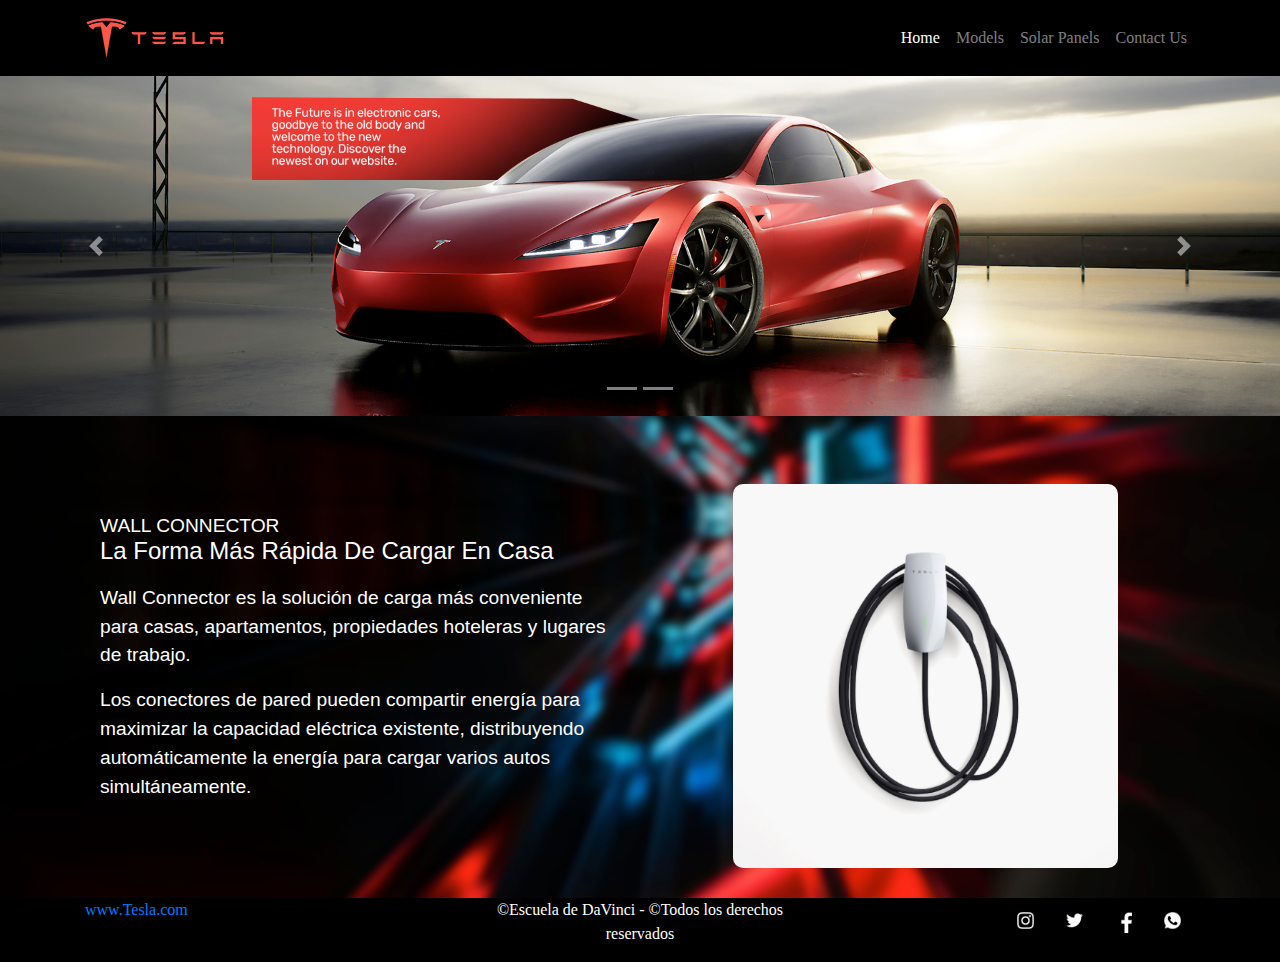
<file: index.html>
<!DOCTYPE html>
<html lang="es">

<head>
    <meta charset="UTF-8" />
    <meta http-equiv="X-UA-Compatible" content="IE=edge" />
    <meta name="viewport" content="width=device-width, initial-scale=1, shrink-to-fit=no" />
    <link rel="stylesheet" href="style/style.css" />
    <link rel="preconnect" href="https://fonts.gstatic.com">
    <link rel="stylesheet" href="https://fonts.googleapis.com/css2?family=Rubik:wght@300;400;500&display=swap">
    <!-- Bootstrap CSS -->
    <link rel="stylesheet" href="lib/bootstrap/css/bootstrap.min.css" />
    <title>Tesla</title>
</head>

<body>
    <!-- HTML -->
    <header>
        <nav class="navbar navbar-expand-lg navbar-dark dark">
            <div class="container">
                <a class="navbar-brand" href="">
                    <img src="img/logo.png" alt="Imagen de Prueba" width="140" height="50" class="" />
                </a>
                <button class="navbar-toggler" type="button" data-toggle="collapse" data-target="#navbarText" aria-controls="navbarText" aria-expanded="false" aria-label="Toggle navigation">
                    <span class="navbar-toggler-icon"></span>
                </button>
                <div class="collapse navbar-collapse" id="navbarText">
                    <ul class="navbar-nav ml-auto">
                        <li class="nav-item">
                            <a class="nav-link active dark text-center" href="index.html">Home</a>
                        </li>
                        <li class="nav-item">
                            <a class="nav-link dark text-center" href="html/models.html">Models</a>
                        </li>
                        <li class="nav-item">
                            <a class="nav-link dark text-center" href="html/solarpanels.html">Solar Panels</a>
                        </li>
                        <li class="nav-item">
                            <a class="nav-link dark text-center" href="html/contactus.html">Contact Us</a>
                        </li>
                    </ul>
                </div>
            </div>
        </nav>
    </header>
    <main>
        <div class="mb-auto">
            <!-- Banners -->
            <div class="carousel slide " id="principal-carousel" data-ride="carousel">
                <!-- Indicadores -->
                <ol class="carousel-indicators">
                    <li data-target="#principal-carousel" data-slide-to="0"></li>
                    <li data-target="#principal-carousel" data-slide-to="1"></li>
                </ol>
                <!-- Slides -->
                <div class="carousel-inner top">
                    <div class="carousel-item active">
                        <img src="img/banner1.png" alt="Banner 1" width="1920" height="510" class="d-block img-fluid" />
                    </div>
                    <div class="carousel-item">
                        <img src="img/banner2.png" alt="Banner 2" width="1920" height="510" class="d-block img-fluid" />
                    </div>
                </div>
                <!-- Controles -->
                <a href="#principal-carousel" class="carousel-control-prev" data-slide="prev">
                    <span class="carousel-control-prev-icon" aria-hidden="true"></span>
                    <span class="sr-only">Anterior</span>
                </a>
                <a href="#principal-carousel" class="carousel-control-next" data-slide="next">
                    <span class="carousel-control-next-icon" aria-hidden="true"></span>
                    <span class="sr-only">Siguiente</span>
                </a>
            </div>
        </div>
        <!--Abajo-->
        <div class="container">
            <div class="row pt-3 pt-sm-3 pt-md-4 pt-lg-5">
                <div class="col-12 col-sm-12 col-md-12 col-lg-6">
                    <h1 class="sub-home">Wall Connector</h1>
                    <h2 class="tit-home">La forma más rápida de cargar en casa</h2>
                    <p class="col-12">
                        <span class="texto-home">Wall Connector es la solución de carga más conveniente para casas, apartamentos, propiedades hoteleras y lugares de trabajo.</span>
                    </p>
                    <p class="col-12">
                        <span class="texto-home">Los conectores de pared pueden compartir energía para maximizar la capacidad eléctrica existente, distribuyendo automáticamente la energía para cargar varios autos simultáneamente.</span>
                    </p>
                </div>
                <div class="col-sm-12 col-md-12 col-lg-6 text-center">
                    <img src="img/cargador.png" alt="cargador-auto" width="538" height="536" class="img-fluid img-home">
                </div>
            </div>
        </div>
    </main>
    <footer class="container-fluid dark text-white">
        <div class="container">
            <div class="row">
                <div class="col-lg-4 col-md-12 col-sm-12" id="tesla-footer">
                    <a href="https://www.Tesla.com" target="_blank" class="">www.Tesla.com</a>
                </div>
                <div class="col-lg-4 col-md-12 col-sm-12">
                    <p class="text-center">&copy;Escuela de DaVinci - &copy;Todos los derechos reservados</p>
                </div>
                <div class="col-lg-4 col-md-12 col-sm-12" id="iconos-footer">
                    <a target="_blank" href="https://www.Instagram.com"><img src="img/instagram.png" alt="Instagram" width="125" height="125" class="iconos"></a>
                    <a target="_blank" href="https://www.Twitter.com"><img src="img/twitter.png" alt="Twitter" width="125" height="125" class="iconos"></a>
                    <a target="_blank" href="https://www.Facebook.com"><img src="img/facebook.png" alt="Facebook" width="125" height="125" class="iconos"></a>
                    <a target="_blank" href="https://www.WhatsApp.com"><img src="img/whatsapp.png" alt="WhatsApp" width="125" height="125" class="iconos"></a>
                </div>
            </div>
        </div>
    </footer>
    <!-- JavaScript -->
    <script src="lib/jquery/jquery-3.3.1.min.js"></script>
    <script src="lib/popper/popper.min.js"></script>
    <script src="lib/bootstrap/js/bootstrap.min.js"></script>
</body>

</html>
</file>
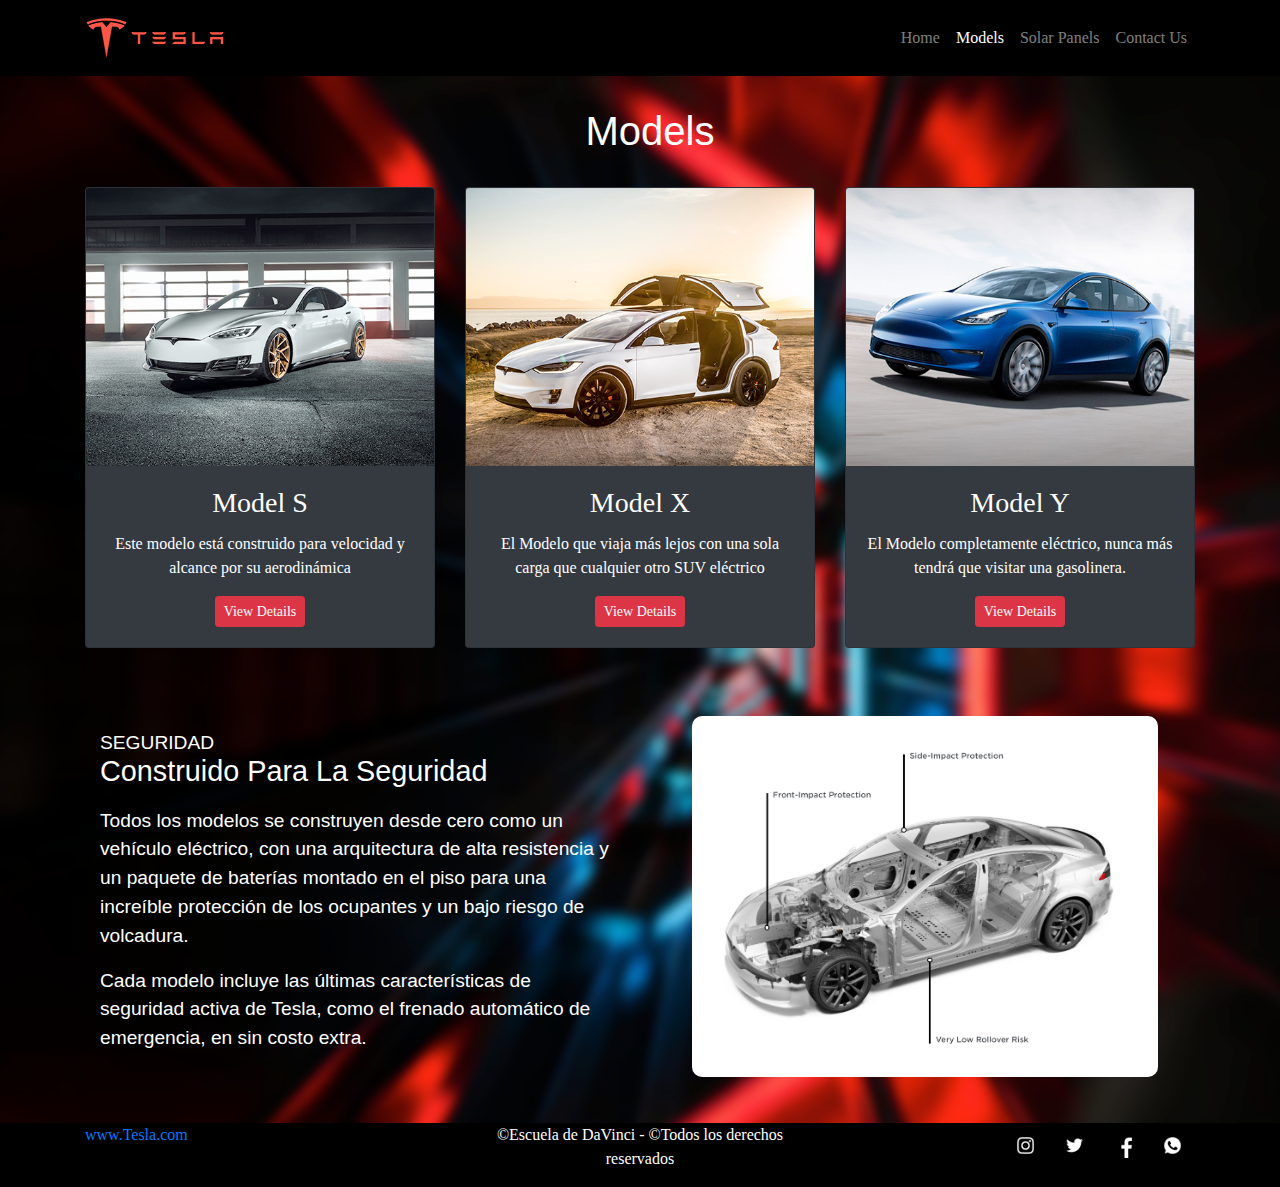
<file: html/models.html>
<!DOCTYPE html>
<html lang="es">
<head>
    <meta charset="UTF-8" />
    <meta http-equiv="X-UA-Compatible" content="IE=edge" />
    <meta name="viewport" content="width=device-width, initial-scale=1, shrink-to-fit=no"/>
    <link rel="stylesheet" href="../style/style.css" />
    <!-- Bootstrap CSS -->
    <link rel="stylesheet" href="../lib/bootstrap/css/bootstrap.min.css"/>
    <title>Tesla</title>
</head>
<body>
    <!-- HTML -->
    <header>
        <nav class="navbar navbar-expand-lg navbar-dark dark">
            <div class="container">
                <a class="navbar-brand" href="../index.html">
                    <img src="../img/logo.png" alt="logo" width="140" height="40" class="img-fluid"/>
                </a>
                <button class="navbar-toggler" type="button" data-toggle="collapse" data-target="#navbarText" aria-controls="navbarText" aria-expanded="false" aria-label="Toggle navigation" >
                    <span class="navbar-toggler-icon"></span>
                </button>
                <div class="collapse navbar-collapse" id="navbarText">
                    <ul class="navbar-nav ml-auto">
                        <li class="nav-item">
                        <a class="nav-link dark text-center" href="../index.html">Home</a>
                        </li>
                        <li class="nav-item">
                        <a class="nav-link active dark text-center" href="models.html">Models</a>
                        </li>
                        <li class="nav-item">
                        <a class="nav-link dark text-center" href="solarpanels.html">Solar Panels</a>
                        </li>
                        <li class="nav-item">
                        <a class="nav-link dark text-center" href="contactus.html">Contact Us</a>
                        </li>
                    </ul>
                </div>
            </div>
        </nav>
    </header>
    <main>
        <!--Arriba-->
        <div class="container">
            <h1 class="text-center pt-3" id="titulo">Models</h1>
            <!--Modelos de Autos-->
            <div class="row pb-4 pt-4">
                    <!--Venta Modal 1-->
                    <div class="modal fade" id="primer-modal">
                        <div class="modal-dialog modal-lg modal-dialog-centered text-white">
                            <div class="modal-content">
                                <!-- Modal Header -->
                                <div class="modal-header bg-dark text-center">
                                    <div class="container">
                                        <h4 class="modal-title">Model S</h4>
                                    </div>
                                </div>
                                <!-- Modal body -->
                                <div class="modal-body bg-dark">
                                    <div class="container">
                                        <div class="row">
                                            <div class="col-sm-12 col-md-12 col-lg-6">
                                                <h1 class="modal-sub">Exterior</h1>
                                                <h2 class="modal-tit">Diseñado para la Eficiencia</h2>
                                                <p class="modal-tex">Es un auto de lujo con el coeficiente de arrastre más bajo de la Tierra y una eficiencia inigualable, estos elementos te ayudan a bajar por las rectas o tomar las curvas más rápido que nunca.</p>  
                                            </div>
                                            <div class="col-sm-12 col-md-12 col-lg-6 modal-img">
                                                <img src="../img/models1.png" alt="imagen-modelos-1" width="400" height="250" class="img-fluid">
                                            </div>
                                            <div class="col-sm-12 col-md-12 col-lg-6">
                                                <h1 class="modal-sub">Guardabosque</h1>
                                                <h2 class="modal-tit">Viajar sin Rumbo</h2>
                                                <p class="modal-tex">Con el rango más largo y la aceleración más rápida de cualquier vehículo eléctrico en producción, el Model S es el sedán de mayor rendimiento jamás construido, son capaces de realizar recorridos consistentes de 1/4 de milla consecutivos.</p>
                                            </div>
                                            <div class="col-sm-12 col-md-12 col-lg-6 modal-img">
                                                <img src="../img/models2.png" alt="imagen-modelos-2" width="400" height="250" class="img-fluid">
                                            </div>
                                        </div>
                                    </div>
                                </div>
                                <!-- Modal footer -->
                                <div class="modal-footer badge-dark">
                                <button type="button" class="btn btn-danger" data-dismiss="modal">Close</button>
                                </div>
                            </div>
                        </div>
                    </div>
                    <!--Venta Modal 2-->
                    <div class="modal fade" id="segunda-modal">
                        <div class="modal-dialog modal-lg modal-dialog-centered text-white">
                            <div class="modal-content">
                                <!-- Modal Header -->
                                <div class="modal-header bg-dark text-center">
                                    <div class="container">
                                        <h4 class="modal-title">Model X</h4>
                                    </div>
                                </div>
                                <!-- Modal body -->
                                <div class="modal-body bg-dark">
                                    <div class="container">
                                        <div class="row">
                                            <div class="col-sm-12 col-md-12 col-lg-6">
                                                <h1 class="modal-sub">Utilidad</h1>
                                                <h2 class="modal-tit">Mayor Capacidad</h2>
                                                <p class="modal-tex">Con el mayor espacio de almacenamiento y capacidad de remolque de cualquier SUV eléctrico, y asientos para hasta siete adultos. Las puertas Falcon Wing permiten una carga más fácil y un enganche de remolque que permite llevar su equipo.</p>  
                                            </div>
                                            <div class="col-sm-12 col-md-12 col-lg-6 modal-img">
                                                <img src="../img/modelx1.png" alt="imagen-modelosx-1" width="400" height="250" class="img-fluid">
                                            </div>
                                            <div class="col-sm-12 col-md-12 col-lg-6">
                                                <h1 class="modal-sub">Juegos</h1>
                                                <h2 class="modal-tit">Mantenete conectado</h2>
                                                <p class="modal-tex">La pantalle que posee permite juegos en el automóvil. La compatibilidad con el mando inalámbrico te permite jugar desde cualquier asiento. Ademas permite la carga de múltiples dispositivos Bluetooth, inalámbrica y USB-C para cada pasajero</p>
                                            </div>
                                            <div class="col-sm-12 col-md-12 col-lg-6 modal-img">
                                                <img src="../img/modelx2.png" alt="imagen-modelosx-2" width="400" height="250" class="img-fluid">
                                            </div>
                                        </div>
                                    </div>
                                </div>
                                <!-- Modal footer -->
                                <div class="modal-footer bg-dark">
                                <button type="button" class="btn btn-danger" data-dismiss="modal">Close</button>
                                </div>
                            </div>
                        </div>
                    </div>
                    <!--Venta Modal 3-->
                    <div class="modal fade" id="tercera-modal">
                        <div class="modal-dialog modal-lg modal-dialog-centered text-white">
                            <div class="modal-content">
                                <!-- Modal Header -->
                                <div class="modal-header bg-dark text-center">
                                    <div class="container">
                                        <h4 class="modal-title">Model Y</h4>
                                    </div>
                                </div>
                                <!-- Modal body -->
                                <div class="modal-body bg-dark">
                                    <div class="container">
                                        <div class="row">
                                            <div class="col-sm-12 col-md-12 col-lg-6">
                                                <h1 class="modal-sub">Exterior</h1>
                                                <h2 class="modal-tit">Motor Doble</h2>
                                                <p class="modal-tex">La tracción en las cuatro ruedas tiene dos motores eléctricos independientes de gran capacidad de respuesta que controlan digitalmente la torsión en las ruedas delanteras y traseras, para un mejor manejo, tracción y control de estabilidad.</p>  
                                            </div>
                                            <div class="col-sm-12 col-md-12 col-lg-6 modal-img">
                                                <img src="../img/modely1.png" alt="imagen-modeloy-1" width="400" height="250" class="img-fluid">
                                            </div>
                                            <div class="col-sm-12 col-md-12 col-lg-6">
                                                <h1 class="modal-sub">Interior</h1>
                                                <h2 class="modal-tit">Construido para el conductor</h2>
                                                <p class="modal-tex">El interior del Model Y es simple y limpio, con una pantalla táctil de 15 pulgadas, un sistema de sonido envolvente y un techo expansivo de vidrio que crea un espacio adicional para la cabeza y brinda una vista perfecta del cielo.</p>
                                            </div>
                                            <div class="col-sm-12 col-md-12 col-lg-6 modal-img">
                                                <img src="../img/modely2.png" alt="imagen-modelosy-2" width="400" height="250" class="img-fluid">
                                            </div>
                                        </div>
                                    </div>
                                </div>
                                <!-- Modal footer -->
                                <div class="modal-footer badge-dark">
                                <button type="button" class="btn btn-danger" data-dismiss="modal">Close</button>
                                </div>
                            </div>
                        </div>
                    </div>
                <!--Modelo S-->
                <div class="col-12 col-sm-6 col-lg-4 mb-4">
                    <div class="card text-center bg-dark">
                        <img src="../img/models.jpg" alt="imagen-modelo-s" width="400" height="500" class="card-img-top img-fluid">
                        <div class="card-body text-white">
                            <h3 class="card-title"> Model S</h3>
                            <p class="card-text">Este modelo está construido para velocidad y alcance por su aerodinámica</p>
                            <a href="#primer-modal" class="btn btn-sm btn-danger" data-toggle="modal" data-target="#primer-modal">View Details</a>
                        </div>
                    </div>
                </div>
                <!--Modelo X-->
                <div class="col-12 col-sm-6 col-lg-4 mb-4">
                    <div class="card text-center bg-dark">
                        <img src="../img/modelx.png" alt="imagen-modelo-x" width="500" height="400" class="card-img-top img-fluid">
                        <div class="card-body text-white">
                            <h3 class="card-title"> Model X</h3>
                            <p class="card-text">El Modelo que viaja más lejos con una sola carga que cualquier otro SUV eléctrico</p>
                            <a href="#segunda-modal" class="btn btn-sm btn-danger" data-toggle="modal" data-target="#segunda-modal">View Details</a>
                        </div>
                    </div>
                </div>
                <!--Modelo Y-->
                <div class="col-lg-4 col-sm-6 mb-4">
                    <div class="card text-center bg-dark">
                        <img src="../img/modely.png" alt="imagen-modelo-y" width="500" height="400" class="card-img-top img-fluid">
                        <div class="card-body text-white">
                            <h3 class="card-title"> Model Y</h3>
                            <p class="card-text">El Modelo completamente eléctrico, nunca más tendrá que visitar una gasolinera.</p>
                            <a href="#tercera-modal" class="btn btn-sm btn-danger" data-toggle="modal" data-target="#tercera-modal">View Details</a>
                        </div>
                    </div>
                </div>
            </div>
        </div>
        <!--Abajo-->
        <div class="container pb-3">
            <div class="row">
                <div class="col-12 col-sm-12 col-md-12 col-lg-6 ">
                    <h1 class="sub-mod">Seguridad</h1>
                    <h2 class="tit-mod">Construido para la seguridad</h2>
                    <p class="col-sm-12">
                        <span class="texto-mod">Todos los modelos se construyen desde cero como un vehículo eléctrico, con una arquitectura de alta resistencia y un paquete de baterías montado en el piso para una increíble protección de los ocupantes y un bajo riesgo de volcadura.</span>
                    </p>
                    <p class="col-sm-12">
                        <span class="texto-mod">Cada modelo incluye las últimas características de seguridad activa de Tesla, como el frenado automático de emergencia, en sin costo extra.</span>
                    </p>
                </div>
                <div class="col-sm-12 col-md-12 col-lg-6 text-center">
                <img src="../img/carroceria.png" alt="Imagen-carroceria" width="1085" height="841" class="img-fluid img-model">
                </div>
            </div>
        </div>
    </main>
    <!--Footer-->
    <footer class="container-fluid dark text-white">
        <div class="container">
            <div class="row">
                <div class="col-lg-4 col-md-12 col-sm-12" id="tesla-footer">
                    <a href="https://www.Tesla.com" target="_blank" class="">www.Tesla.com</a>
                </div>
                <div class="col-lg-4 col-md-12 col-sm-12">
                    <p class="text-center">&copy;Escuela de DaVinci - &copy;Todos los derechos reservados</p>
                </div>
                <div class="col-lg-4 col-md-12 col-sm-12" id="iconos-footer">
                    <a target="_blank" href="https://www.instagram.com"><img src="../img/instagram.png" alt="Instagram" width="125" height="125" class="iconos"></a>
                    <a target="_blank" href="https://www.twitter.com"><img src="../img/twitter.png" alt="Twitter" width="125" height="125" class="iconos"></a>
                    <a target="_blank" href="https://www.facebook.com"><img src="../img/facebook.png" alt="Facebook" width="125" height="125" class="iconos"></a>
                    <a target="_blank" href="https://www.whatsApp.com"><img src="../img/whatsapp.png" alt="WhatsApp" width="125" height="125" class="iconos"></a>
                </div>
            </div>
        </div> 
    </footer>
    <!-- JavaScript -->
    <script src="../lib/jquery/jquery-3.3.1.min.js"></script>
    <script src="../lib/popper/popper.min.js"></script>
    <script src="../lib/bootstrap/js/bootstrap.min.js"></script>
</body>
</html>
</file>
<file: style/style.css>
*{
    font-family: 'Rubik Light','sans-serif';
}
main{
    padding-bottom: 20px;
}
body{
    background-image: url(../img/monitor.png);
    background-repeat: no-repeat;
    background-position: center top;
    background-size: cover;
    background-attachment: scroll;
}
.dark{
    background-color: black;
}
#full{
    padding: 5px;
    margin: 5px;
    padding-left: 1%;
}
/* ------------------------------------------ */
/* Home */
.sub-home{
    font-family: 'Rubik Medium',sans-serif;
    color: white;
    padding-bottom: 0px;
    margin-bottom: 0px;
    padding-left: 15px;
    margin-top: 20px;
    font-size: 1.2rem;
    text-transform: uppercase;
}
.tit-home{
    font-family: 'Rubik Regular',sans-serif;
    font-size: 1.5rem;
    color: white;
    padding-top: 0px;
    padding-left: 15px;
    padding-bottom: 10px;
    margin-top: 0px;
    text-transform: capitalize;
}
.texto-home{
    font-family: 'Rubik Light', sans-serif;
    font-size: 1rem;
    color: white;
    padding-top: 5px;
}
.img-home{
    padding-top: 10px;
    padding-left: 10px;
    padding-right: 10px;
    padding-bottom: 10px;
    margin-top: 10px;
    width: 75%;
    border-radius: 20px;
}
/* ------------------------------------------ */
/* Models */
.sub-mod{
    font-family: 'Rubik Medium',sans-serif;
    color: white;
    padding-bottom: 0px;
    margin-bottom: 0px;
    padding-left: 15px;
    margin-top: 20px;
    font-size: 1.2rem;
    text-transform: uppercase;
}
.tit-mod{
    font-family: 'Rubik Regular',sans-serif;
    font-size: 1.8rem;
    color: white;
    padding-top: 0px;
    padding-left: 15px;
    padding-bottom: 10px;
    margin-top: 0px;
    text-transform: capitalize;
}
.texto-mod{
    font-family: 'Rubik Light', sans-serif;
    font-size: 1rem;
    color: white;
    padding-top: 5px;
}
.img-model{
    padding-top: 10px;
    padding-left: 10px;
    padding-right: 10px;
    padding-bottom: 10px;
    margin-top: 10px;
    width: 85%;
    border-radius: 20px;
}
#titulo{
    margin-left: 20px;
    font-family: 'Rubik Light', sans-serif;
    color: white;
}
.modal-sub{
    padding-top: 5px;
    padding-bottom: 0%;
    margin-top: 10px;
    margin-bottom: 0%;
    font-family: 'Rubik Regular', sans-serif;
    font-size: 1.2rem; 
}
.modal-tit{
    padding-top: 0%;
    margin-top: 0%;
    font-family: 'Rubik Medium', sans-serif;
    font-size: 1.4rem;
}
/* ------------------------------------------ */
/* Solar Panels */
.img-solar-arriba{
    border-radius: 15px;
    width: auto;
    height: auto;
    margin-left: 10px;
}
.img-solar-abajo{
    border-radius: 15px;
    width: auto;
    height: auto;
}
.sub-solar{
    font-size: 2rem;
    margin-left: 10px;
    margin-top: 0%;
    margin-bottom: 10px;
    font-family: 'Rubik Medium', sans-serif;
}
.tit-solar{
    font-size: 1.5rem;
    margin-left: 10px;
    padding-top: 20px;
    margin-bottom: 0%;
    font-family: 'Rubik Regular', sans-serif;
}
.texto-solar{
    margin-top: 10px;
    margin-left: 10px;
    width: auto;
    font-size: 1rem;
    font-family: 'Rubik Light', sans-serif;
}
/* ------------------------------------------ */
/* Contact Us */
#titulo{
    margin-top: 15px;
}
#teb{
    resize: none;
}
.sub-contact{
    width: auto;
    max-width: 70%;
    font-size: 1rem;
    margin-left: 25px;
    color: white;
}
.contact-form{
    max-width: 100%;
    margin: 0%;
    padding: 0%;
}
.contact-form-text{
    width: 90%;
    box-sizing: border-box;
    margin: 10px;
    padding: 10px;
}
.contact-form-btn{
    float:right;
    border: 0;
    color: #ffff;
    background: #34495e;
    padding: 10px 25px;
    border-radius: 20px;
    cursor: pointer;
    margin-right: 30px;
}
.telefono{
    font-family: 'Rubik','sans-serif';
    font-size: 1rem;
    color: white;
}
/* ------------------------------------------ */
/* Footer */
.iconos{
    width: 35px;
    height: 35px;
    padding: 5px;
    margin: 5px;
}
#tesla-footer{
    text-align: left;
}
#iconos-footer{
    text-align: right;
}
/* ------------------------------------------ */
/* MediaQueries */
@media(max-width:576px){
    /* Home */
    .sub-home{
        text-align: center;
    }
    .tit-home{
        text-align: center;
    }
    .texto-home{
        font-size: 1rem;
        text-align: center;
    }
    .img-home{
        width: 80%;
    }
    /* Models */
    .sub-mod{
        text-align: center;
    }
    .tit-mod{
        text-align: center;
    }
    .texto-mod{
        font-size: 1.1rem;
        text-align: center;
    }
    .img-model{
        width: 80%;
    }
    /* Ventana Modal */
    .modal-img{
        padding-top: 10px;
        margin-top: 10px;
        width: 100%;
    }
    .modal-sub{
        padding-top: 5px;
        padding-bottom: 0%;
        margin-top: 10px;
        margin-bottom: 0%;
        font-family: 'Rubik Regular'; 
    }
    .modal-tit{
        padding-top: 0%;
        margin-top: 0%;
        font-family: 'Rubik Medium';
    }
    .modal-tex{
        font-family: 'Rubik Light';
        font-size: 1rem;
        padding-bottom: 0%;
        margin-bottom: auto;
    }
    /* Solar Panels */
    .img-solar-arriba{
        border-radius: 15px;
        width: auto;
        height: auto;
        margin-left: 10px;
    }
    .img-solar-abajo{
        border-radius: 15px;
        width: auto;
        height: auto;
    }
    .sub-solar{
        font-size: 1.4rem;
        margin-left: 10px;
        margin-top: 0%;
        margin-bottom: 10px;
        text-align: center;
    }
    .tit-solar{
        font-size: 1rem;
        margin-left: 10px;
        padding-top: 20px;
        margin-bottom: 0%;
        text-align: center;
    }
    .texto-solar{
        font-size: 0.9rem;
        margin-top: 10px;
        margin-left: 10px;
        width: auto;
        text-align: center;
    }
    /* Contact us */
    .contact-form-btn{
        margin-right: 15px;
    }
    .telefono{
        width: auto;
        font-size: 0.7rem;
    }
    .img-telefono{
        width: auto;
        height: auto;
        max-width: 70%;
    }
    #img-contact{
        width: auto;
        height: auto;
        max-width: 90%;
    }
    /* Footer */
    #tesla-footer{
    text-align: center;
    padding-top: 5px;
    padding-bottom: 20px;
    }
    #iconos-footer{
    text-align: center;
    padding-left: 20px;
    }
}
@media(min-width:576px){
    /* Home */
    .sub-home{
        text-align: center;
    }
    .tit-home{
        text-align: center;
    }
    .texto-home{
        font-size: 1.2rem;
        text-align: center;
    }
    .img-home{
        width: 70%;
    }
    /* Models */
    .sub-mod{
        text-align: center;
    }
    .tit-mod{
        text-align: center;
    }
    .texto-mod{
        text-align: center;
        font-size: 1rem;
    }
    .img-model{
        width: 80%;
    }
    .sub-mod{
        text-align: center;
    }
    .tit-mod{
        text-align: center;
    }
    .modal-tex{
        font-family: 'Rubik Light';
        font-size: 1.2rem;
        padding-bottom: 0%;
        margin-bottom: auto;
    }
    .modal-img{
        padding-top: 10px;
        margin-top: 10px;
        width: 100%;
    }
    .modal-sub{
        padding-top: 5px;
        padding-bottom: 0%;
        margin-top: 10px;
        margin-bottom: 0%;
        font-family: 'Rubik Regular'; 
    }
    .modal-tit{
        padding-top: 0%;
        margin-top: 0%;
        font-family: 'Rubik Medium';
    }
        /* Solar Panels */
    .img-solar-arriba{
        border-radius: 15px;
        width: auto;
        height: auto;
        margin-left: 10px;
    }
    .img-solar-abajo{
        border-radius: 15px;
        width: auto;
        height: auto;
    }
    .sub-solar{
        font-size: 1.8rem;
        margin-left: 10px;
        margin-top: 0%;
        margin-bottom: 10px;
        text-align: center;
    }
    .tit-solar{
        font-size: 1.4rem;
        margin-left: 10px;
        padding-top: 20px;
        margin-bottom: 0%;
        text-align: center;
    }
    .texto-solar{
        margin-top: 10px;
        margin-left: 10px;
        width: auto;
        text-align: center;
    }
    /* Solar Panels */
    .img-solar-arriba{
        border-radius: 15px;
        width: auto;
        height: auto;
        margin-left: 10px;
    }
    .img-solar-abajo{
        border-radius: 15px;
        width: auto;
        height: auto;
    }
    .sub-solar{
        font-size: 1.8rem;
        margin-left: 10px;
        margin-top: 0%;
        margin-bottom: 10px;
        text-align: center;
    }
    .tit-solar{
        font-size: 1.4rem;
        margin-left: 10px;
        padding-top: 20px;
        margin-bottom: 0%;
        text-align: center;
    }
    .texto-solar{
        margin-top: 10px;
        margin-left: 10px;
        width: auto;
        text-align: center;
    }
    /* Contact us */
    #img-contact{
        width: 450px;
        height: 200px;
    }
    .telefono{
        width: auto;
        font-size: 0.8rem;
    }
    .img-telefono{
        max-width: 40%;
    }
    /* Footer */
    #tesla-footer{
        text-align: center;
        padding-bottom: 20px;
    }
    #iconos-footer{
        text-align: center;
    }
}
@media(min-width:768px){
    /* Home */
    .texto{
        font-size: 1.3rem;
    }
    .img-home{
        width: 55%;
    }
    .sub-home{
    text-align: center;
    }
    .tit-home{
        text-align: center;
    }
    .texto-home{
        font-size: 1.1rem;
        text-align: center;
    }
    /* Models */
    .img-model{
        width: 65%;
    }
    .sub-mod{
        text-align: center;
    }
    .tit-mod{
        text-align: center;
    }
    .texto-mod{
        text-align: center;
        font-size: 1.2rem;
    }
    .modal-tex{
        font-family: 'Rubik Light';
        font-size: 1.2rem;
        padding-bottom: 0%;
        margin-bottom: auto;
    }
    .modal-img{
        padding-top: 10px;
        margin-top: 10px;
        width: 100%;
    }
    .modal-sub{
        padding-top: 5px;
        padding-bottom: 0%;
        margin-top: 10px;
        margin-bottom: 0%;
        font-family: 'Rubik Regular'; 
    }
    .modal-tit{
        padding-top: 0%;
        margin-top: 0%;
        font-family: 'Rubik Medium';
    }
    /* Solar Panels */
    .img-solar-arriba{
        border-radius: 15px;
        width: auto;
        height: auto;
        margin-left: 10px;
        
    }
    .img-solar-abajo{
        border-radius: 15px;
        width: auto;
        height: auto;
    }
    .sub-solar{
        font-size: 1.8rem;
        margin-left: 10px;
        margin-top: 0%;
        margin-bottom: 10px;
        text-align: center;
    }
    .tit-solar{
        font-size: 1.4rem;
        margin-left: 10px;
        padding-top: 20px;
        margin-bottom: 0%;
        text-align: center;
    }
    .texto-solar{
        margin-top: 10px;
        margin-left: 10px;
        width: auto;
        text-align: center;
    }
    /* Contact us */
    #img-contact{
        width: 600px;
        height: 200px;
    }
    .telefono{
        width: auto;
        font-size: 1rem;
    }
    .img-telefono{
        max-width: 30%;
    }
    /* Footer */
    #tesla-footer{
        text-align: center;
    }
    #iconos-footer{
        text-align: center;
    }
}
@media (min-width:992px){
    /* Home */
    .img-home{
        width: 80%;
    }
    .texto-home{
        font-size: 1rem;
        text-align: left;
    }
    .sub-home{
        padding-top: 10px;
        text-align: left;
    }
    .tit-home{
        padding-bottom: 5px;
        text-align: left;
    }
    /* Models */
    .img-model{
        width: 90%;
    }
    .sub-mod{
        text-align: left;
    }
    .tit-mod{
        text-align: left;
    }
    .texto-mod{
        text-align: left;
        font-size: 1.1rem;
    }
    .modal-img{
        padding-top: 10px;
        margin-top: 10px;
        width: 100%;
    }
    .modal-sub{
        padding-top: 10px;
        padding-bottom: 0%;
        margin-bottom: 0%;
        font-family: 'Rubik Regular'; 
    }
    .modal-tit{
        padding-top: 0%;
        padding-bottom: 0%;
        margin-top: 0%;
        margin-bottom: 5px;        
        font-family: 'Rubik Medium';
    } 
    .modal-tex{
        font-family: 'Rubik Light';
        font-size: 1.1rem;
        padding-bottom: 10px;
    }
    /* Solar Panels */
    .img-solar-arriba{
        border-radius: 15px;
        width: auto;
        height: auto;
        margin-left: 10px;
    }
    .img-solar-abajo{
        border-radius: 15px;
        width: auto;
        height: auto;
    }
    .sub-solar{
        font-size: 1.8rem;
        margin-left: 10px;
        margin-top: 0%;
        margin-bottom: 10px;
        text-align: left;
    }
    .tit-solar{
        font-size: 1.4rem;
        margin-left: 10px;
        padding-top: 20px;
        margin-bottom: 0%;
        text-align: left;
    }
    .texto-solar{
        margin-top: 10px;
        margin-left: 10px;
        width: auto;
        max-width: 400px;
        text-align: left;
    }
    /* Contact us */
    #img-contact{
        width: 350px;
        height: 400px;
    }
    .telefono{
        width: auto;
        font-size: 1rem;
    }
    .img-telefono{
        max-width: 50%;
    }
    /* Footer */
    #tesla-footer{
        text-align: left;
    }
    #iconos-footer{
        text-align: right;
    }
}
@media (min-width:1200px){
    /* Home */
    .img-home{
        width: 75%;
    }
    .sub-home{
        padding-top: 30px;
    }
    .tit-home{
        padding-bottom: 10px;
    }
    .texto-home{
        font-size: 1.2rem;
        text-align: left;
    }
    /* Models */
    .img-model{
        width: 90%;
    }
    .sub-mod{
        text-align: left;
        font-size: 1.2rem;
        padding-top: 15px;
    }
    .tit-mod{
        text-align: left;
        padding-bottom: 10px;
    }
    .texto-mod{
        font-size: 1.2rem;
    }
    .modal-img{
        padding-top: 10px;
        margin-top: 10px;
        width: 100%;
    }
    .modal-sub{
        padding-top: 10px;
        padding-bottom: 0%;
        margin-bottom: 0%;
        font-family: 'Rubik Regular'; 
    }
    .modal-tit{
        padding-top: 0%;
        padding-bottom: 0%;
        margin-bottom: 5px;
        margin-top: 0%;
        font-family: 'Rubik Medium';
    }
    .modal-tex{
        font-family: 'Rubik Light';
        font-size: 1.1rem;
        padding-bottom: 10px;
    }
    /* Solar Panels */
    .img-solar-arriba{
        border-radius: 15px;
        width: auto;
        height: auto;
        margin-left: 10px;
    }
    .img-solar-abajo{
        border-radius: 15px;
        width: auto;
        height: auto;
    }
    .sub-solar{
        font-size: 1.8rem;
        margin-left: 10px;
        margin-top: 0%;
        margin-bottom: 10px;
        text-align: left;
    }
    .tit-solar{
        font-size: 1.4rem;
        margin-left: 10px;
        padding-top: 20px;
        margin-bottom: 0%;
        text-align: left;
    }
    .texto-solar{
        margin-top: 10px;
        margin-left: 10px;
        width: auto;
        max-width: 500px;
        text-align: left;
        font-size: 1.3rem;
    }
    /* Contact us */
    #titulo{
        padding-left: 0px;
    }
    .sub-contact{
        padding-left: 0px;
        margin-left: 25px;
        width: 500px;
    }
    #img-contact{
        width: 450px;
        height: 400px;
    }
    .telefono{
        width: auto;
        font-size: 1rem;
    }
    .img-telefono{
        max-width: 40%;
    }
    /* Footer */
    #tesla-footer{
        text-align: left;
    }
    #iconos-footer{
        text-align: right;
    }
}
</file>
